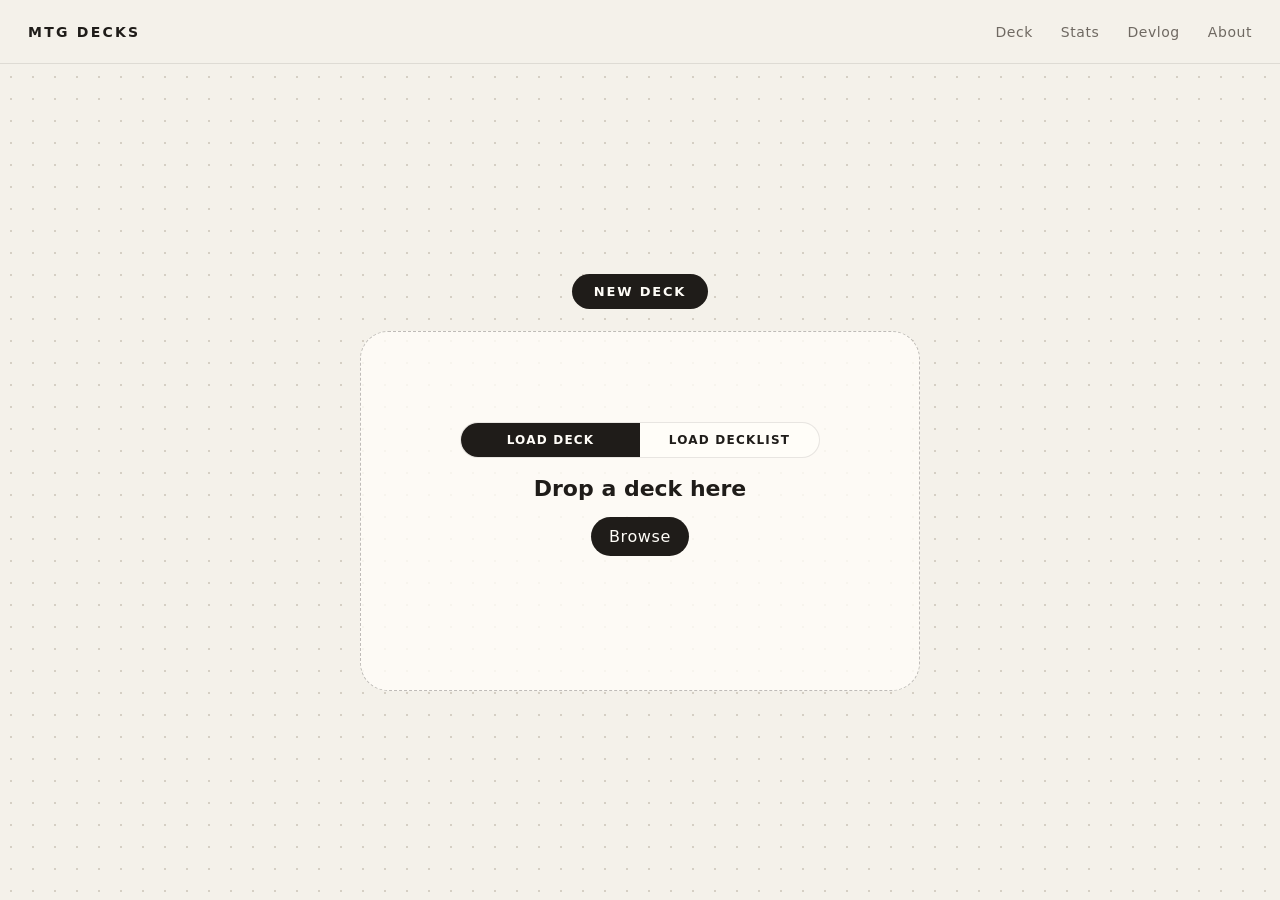
<file: index.html>
<!DOCTYPE html>
<html lang="en">
  <head>
    <meta charset="UTF-8" />
    <meta name="viewport" content="width=device-width, initial-scale=1" />
    <title>MTG Decks</title>
    <link rel="icon" href="favicon.ico" sizes="any" />
    <link rel="icon" type="image/png" sizes="32x32" href="favicon-32x32.png" />
    <link rel="icon" type="image/png" sizes="16x16" href="favicon-16x16.png" />
    <link rel="apple-touch-icon" sizes="180x180" href="apple-touch-icon.png" />
    <link rel="manifest" href="site.webmanifest" />
    <link rel="stylesheet" href="styles.css" />
  </head>
  <body>
    <header class="topbar">
      <a class="brand" href="index.html">MTG DECKS</a>
      <nav class="nav" aria-label="Primary">
        <a href="deck.html">Deck</a>
        <a href="stats.html">Stats</a>
        <a href="devlog.html">Devlog</a>
        <a href="about.html">About</a>
      </nav>
    </header>
    <main class="home">
      <div class="home-stack">
        <button type="button" class="new-deck" id="new-deck">New deck</button>
        <div class="dropbox" id="dropbox">
          <div class="load-toggle" id="load-toggle" role="tablist" aria-label="Import mode">
            <button type="button" class="load-toggle-option is-selected" id="load-deck" role="tab" aria-selected="true">Load deck</button>
            <button type="button" class="load-toggle-option" id="load-decklist" role="tab" aria-selected="false">Load decklist</button>
          </div>
          <div class="dropbox-prompt" id="dropbox-prompt">
            <p class="dropbox-title" id="dropbox-title">Drop a deck here</p>
            <button type="button" class="browse" id="browse">Browse</button>
          </div>
          <div class="progress-ring" id="progress" hidden>
            <svg viewBox="0 0 120 120" aria-hidden="true">
              <circle class="ring-track" cx="60" cy="60" r="52"></circle>
              <circle class="ring-value" id="ring-value" cx="60" cy="60" r="52"></circle>
            </svg>
            <p class="ring-label" id="ring-label" aria-live="polite">0%</p>
          </div>
          <p class="status" id="home-status" role="status"></p>
          <input id="decklist-file" type="file" accept=".json,application/json" hidden />
        </div>
      </div>
    </main>
    <script src="library.js"></script>
    <script src="home.js"></script>
  </body>
</html>
</file>
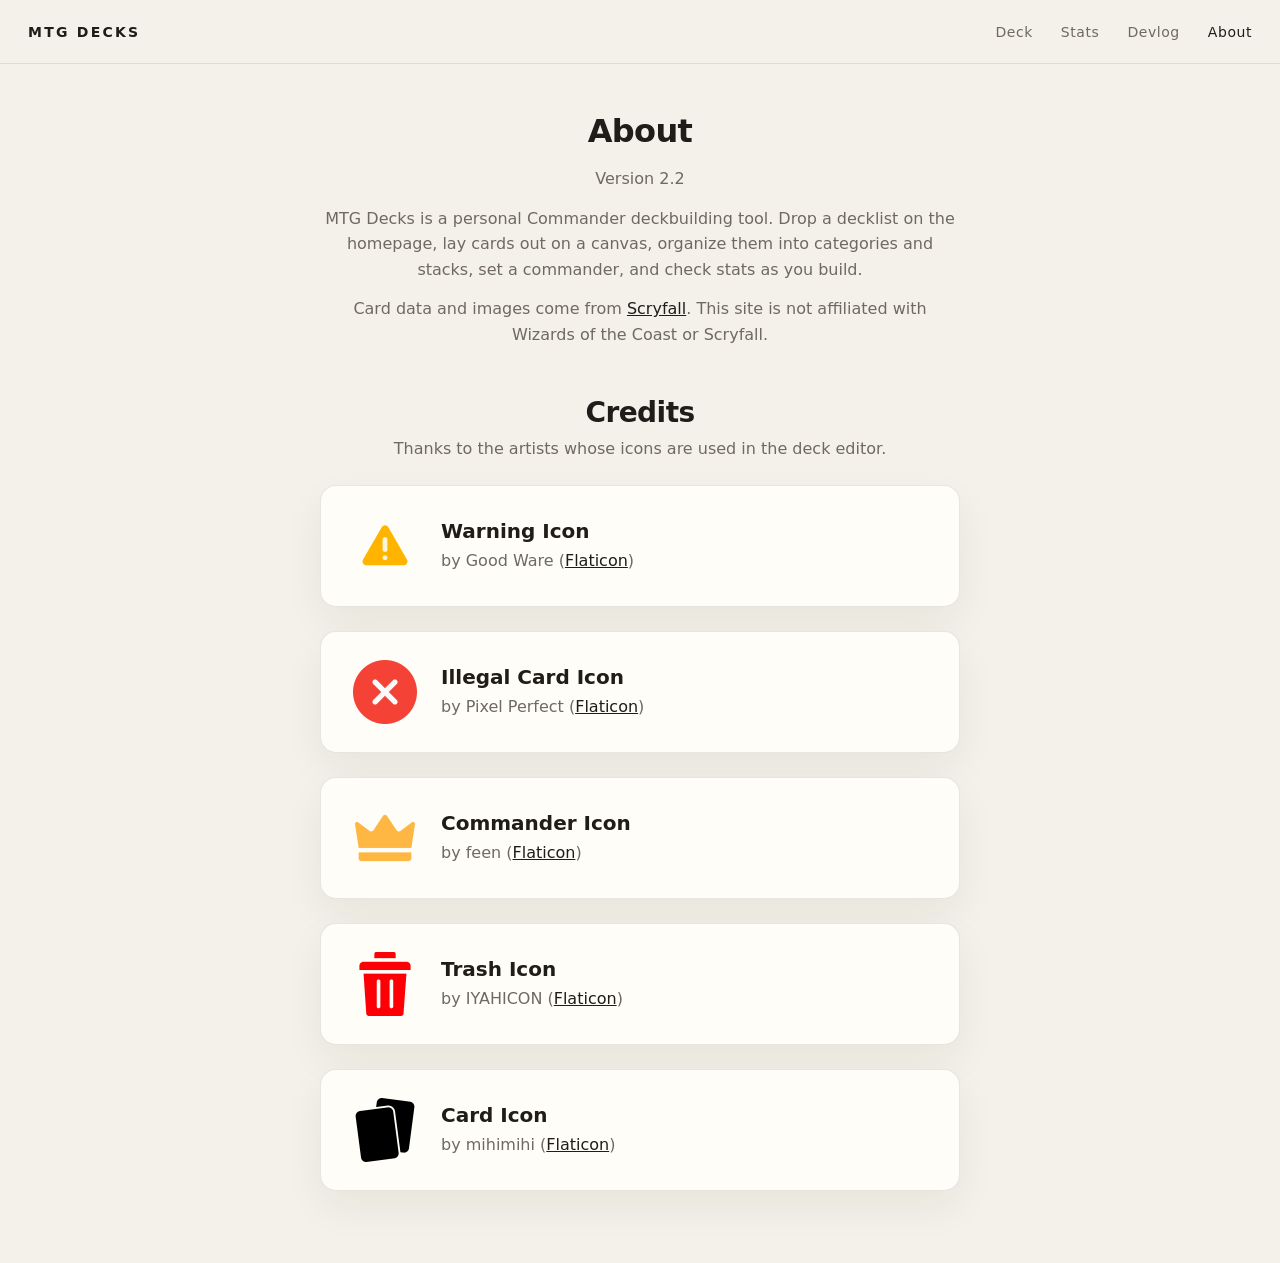
<file: about.html>
<!DOCTYPE html>
<html lang="en">
  <head>
    <meta charset="UTF-8" />
    <meta name="viewport" content="width=device-width, initial-scale=1" />
    <title>About · MTG Decks</title>
    <link rel="icon" href="favicon.ico" sizes="any" />
    <link rel="icon" type="image/png" sizes="32x32" href="favicon-32x32.png" />
    <link rel="icon" type="image/png" sizes="16x16" href="favicon-16x16.png" />
    <link rel="apple-touch-icon" sizes="180x180" href="apple-touch-icon.png" />
    <link rel="manifest" href="site.webmanifest" />
    <link rel="stylesheet" href="styles.css" />
  </head>
  <body class="page-about">
    <header class="topbar">
      <a class="brand" href="index.html">MTG DECKS</a>
      <nav class="nav" aria-label="Primary">
        <a href="deck.html">Deck</a>
        <a href="stats.html">Stats</a>
        <a href="devlog.html">Devlog</a>
        <a href="about.html" aria-current="page">About</a>
      </nav>
    </header>
    <main class="about">
      <section class="about-intro">
        <h1>About</h1>
        <p> Version 2.2 </p>
        <p>
          MTG Decks is a personal Commander deckbuilding tool. Drop a decklist on the
          homepage, lay cards out on a canvas, organize them into categories and stacks,
          set a commander, and check stats as you build.
        </p>
        <p>
          Card data and images come from
          <a href="https://scryfall.com/">Scryfall</a>. This site is not affiliated with
          Wizards of the Coast or Scryfall.
        </p>
      </section>

      <section class="credits" id="credits" aria-labelledby="credits-heading">
        <div class="credits-intro">
          <h2 id="credits-heading">Credits</h2>
          <p>Thanks to the artists whose icons are used in the deck editor.</p>
        </div>
        <article class="credit-card">
          <img src="Icons/warning.png" alt="" />
          <div>
            <h3>Warning Icon</h3>
            <p>
              by Good Ware
              (<a href="https://www.flaticon.com/authors/good-ware">Flaticon</a>)
            </p>
          </div>
        </article>
        <article class="credit-card">
          <img src="Icons/remove.png" alt="" />
          <div>
            <h3>Illegal Card Icon</h3>
            <p>
              by Pixel Perfect
              (<a href="https://www.flaticon.com/authors/pixel-perfect">Flaticon</a>)
            </p>
          </div>
        </article>
        <article class="credit-card">
          <img src="Icons/crown.png" alt="" />
          <div>
            <h3>Commander Icon</h3>
            <p>
              by feen
              (<a href="https://www.flaticon.com/authors/feen">Flaticon</a>)
            </p>
          </div>
        </article>
        <article class="credit-card">
          <img src="Icons/delete.png" alt="" />
          <div>
            <h3>Trash Icon</h3>
            <p>
              by IYAHICON
              (<a href="https://www.flaticon.com/authors/iyahicon">Flaticon</a>)
            </p>
          </div>
        </article>
        <article class="credit-card">
          <img src="Icons/card.png" alt="" />
          <div>
            <h3>Card Icon</h3>
            <p>
              by mihimihi
              (<a href="https://www.flaticon.com/authors/mihimihi">Flaticon</a>)
            </p>
          </div>
        </article>
      </section>
    </main>
  </body>
</html>
</file>
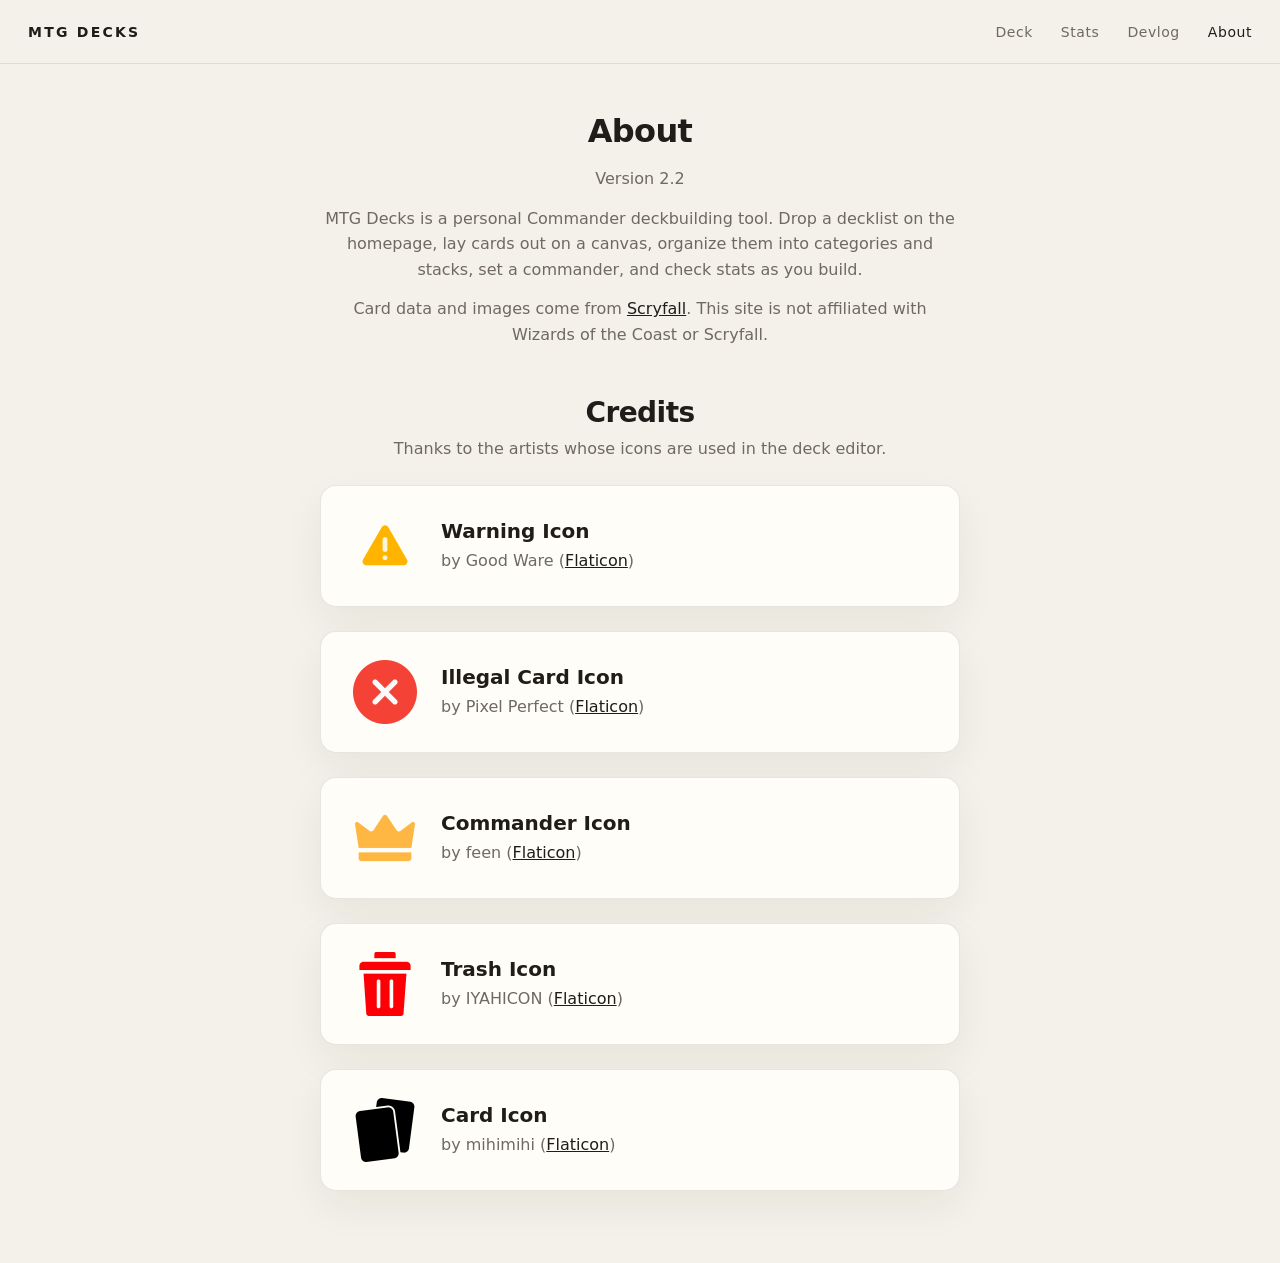
<file: credits.html>
<!DOCTYPE html>
<html lang="en">
  <head>
    <meta charset="UTF-8" />
    <meta name="viewport" content="width=device-width, initial-scale=1" />
    <title>Credits · MTG Decks</title>
    <link rel="icon" href="favicon.ico" sizes="any" />
    <link rel="icon" type="image/png" sizes="32x32" href="favicon-32x32.png" />
    <link rel="icon" type="image/png" sizes="16x16" href="favicon-16x16.png" />
    <link rel="apple-touch-icon" sizes="180x180" href="apple-touch-icon.png" />
    <link rel="manifest" href="site.webmanifest" />
    <meta http-equiv="refresh" content="0; url=about.html#credits" />
    <link rel="canonical" href="about.html#credits" />
  </head>
  <body>
    <p><a href="about.html#credits">Credits have moved to the About page.</a></p>
  </body>
</html>
</file>
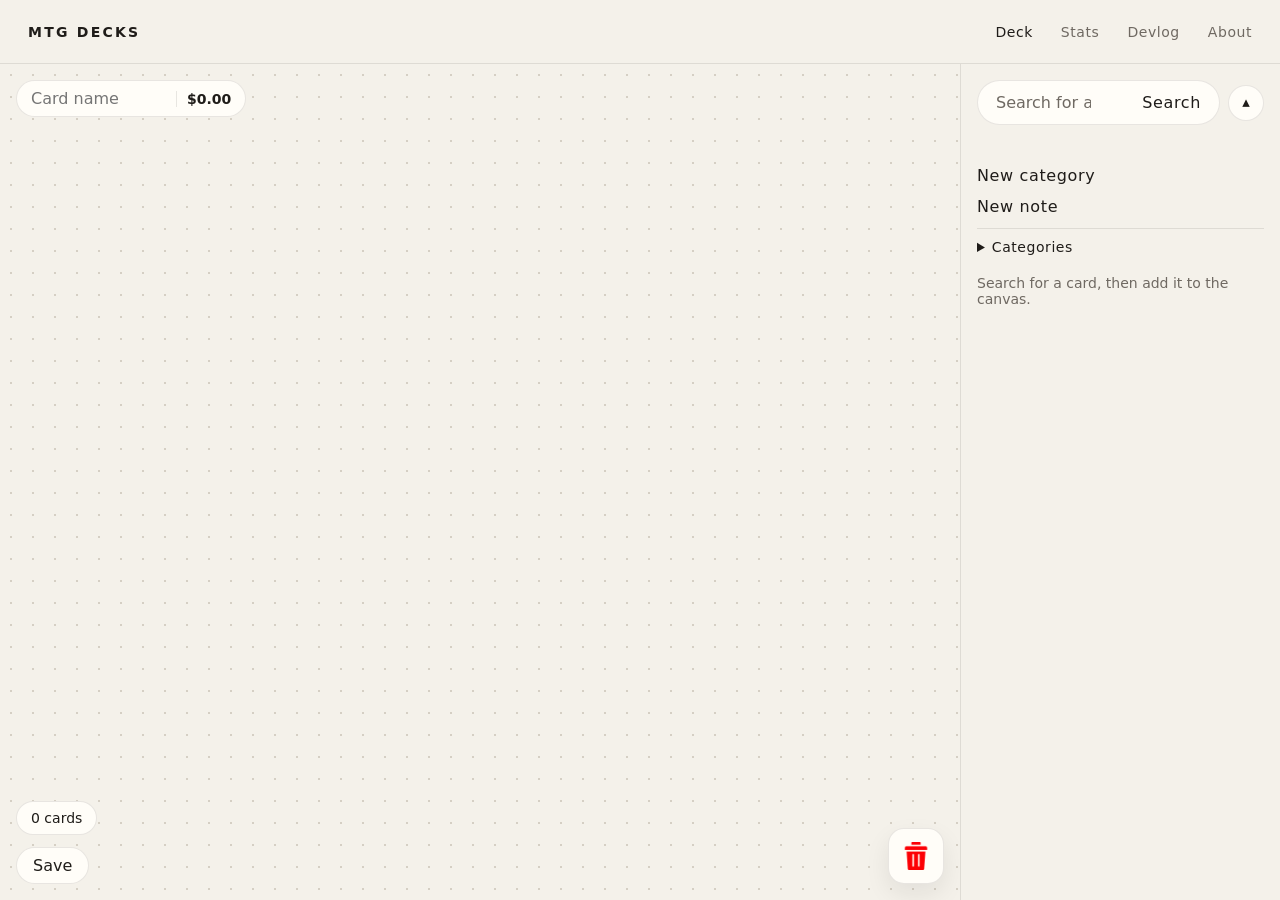
<file: deck.html>
<!DOCTYPE html>
<html lang="en">
  <head>
    <meta charset="UTF-8" />
    <meta name="viewport" content="width=device-width, initial-scale=1" />
    <title>Deck · MTG Decks</title>
    <link rel="icon" href="favicon.ico" sizes="any" />
    <link rel="icon" type="image/png" sizes="32x32" href="favicon-32x32.png" />
    <link rel="icon" type="image/png" sizes="16x16" href="favicon-16x16.png" />
    <link rel="apple-touch-icon" sizes="180x180" href="apple-touch-icon.png" />
    <link rel="manifest" href="site.webmanifest" />
    <link rel="stylesheet" href="styles.css" />
  </head>
  <body class="page-deck">
    <header class="topbar">
      <a class="brand" href="index.html">MTG DECKS</a>
      <nav class="nav" aria-label="Primary">
        <a href="deck.html" aria-current="page">Deck</a>
        <a href="stats.html" id="nav-stats">Stats</a>
        <a href="devlog.html">Devlog</a>
        <a href="about.html">About</a>
      </nav>
    </header>
    <div class="workspace">
      <main class="canvas-viewport" id="viewport" aria-label="Deck canvas">
        <div class="canvas-world" id="world"></div>
        <form class="commander" id="commander-form">
          <input
            id="commander-name"
            type="text"
            placeholder="Card name"
            autocomplete="off"
            aria-label="Commander"
            aria-describedby="commander-status"
            size="12"
          />
          <p class="deck-price" id="deck-price" aria-label="Total deck price $0.00">$0.00</p>
          <p class="commander-status" id="commander-status" role="status"></p>
          <img class="commander-preview" id="commander-preview" alt="" hidden />
        </form>
        <div class="decklist-bar">
          <p class="card-count" id="card-count">0 cards</p>
          <p class="decklist-status" id="decklist-status" role="status"></p>
          <button type="button" class="save-deck" id="save-deck">Save</button>
        </div>
        <div class="trash-can" id="trash-can" aria-label="Trash. Drop cards, categories, stacks, or notes here to delete them.">
          <img src="Icons/delete.png" alt="" draggable="false" />
        </div>
      </main>
      <aside class="sidebar" id="sidebar" aria-label="Card search">
        <div class="sidebar-head">
          <div class="sidebar-search-row">
            <form class="search" id="search-form">
              <input
                id="card-query"
                name="q"
                type="search"
                placeholder="Search for a card"
                aria-label="Card name"
                autocomplete="off"
              />
              <button type="submit">Search</button>
            </form>
            <button type="button" class="sidebar-collapse" id="sidebar-collapse" aria-expanded="true" aria-controls="sidebar" aria-label="Collapse sidebar">▴</button>
          </div>
          <p class="status" id="search-status" role="status"></p>
          <button type="button" class="new-category" id="new-category">New category</button>
          <button type="button" class="new-category" id="new-note">New note</button>
          <details class="category-index">
            <summary>Categories</summary>
            <div class="category-index-scroll">
              <table>
                <tbody id="category-list"></tbody>
              </table>
            </div>
          </details>
        </div>
        <ul class="results" id="results" aria-label="Search results"></ul>
      </aside>
    </div>
    <div class="drag-ghost" id="drag-ghost" hidden></div>
    <img class="hover-preview" id="hover-preview" alt="" hidden />
    <div class="legality-tooltip" id="legality-tooltip" role="tooltip" hidden>
      <img id="legality-tooltip-icon" alt="" />
      <span id="legality-tooltip-text"></span>
    </div>
    <div class="card-menu" id="card-menu" role="menu" hidden>
      <button type="button" role="menuitem" id="menu-delete">Delete card</button>
      <button type="button" role="menuitem" id="menu-details">Card details</button>
      <button type="button" role="menuitem" id="menu-flip">Flip card</button>
      <button type="button" role="menuitem" id="menu-printing">Change printing</button>
      <button type="button" role="menuitem" id="menu-commander">Make commander</button>
      <button type="button" role="menuitem" id="menu-category">Add to category</button>
    </div>
    <div class="category-picker" id="category-picker" hidden>
      <button type="button" class="category-picker-backdrop" id="category-picker-backdrop" aria-label="Close"></button>
      <div class="category-picker-dialog" role="dialog" aria-modal="true" aria-labelledby="category-picker-title" tabindex="-1">
        <h2 id="category-picker-title">Add to category</h2>
        <p class="category-picker-empty" id="category-picker-empty" hidden>No categories yet.</p>
        <div class="category-picker-list" id="category-picker-list"></div>
      </div>
    </div>
    <div class="category-picker" id="printing-picker" hidden>
      <button type="button" class="category-picker-backdrop" id="printing-picker-backdrop" aria-label="Close"></button>
      <div class="category-picker-dialog" role="dialog" aria-modal="true" aria-labelledby="printing-picker-title" tabindex="-1">
        <h2 id="printing-picker-title">Choose printing</h2>
        <p class="printing-picker-status" id="printing-picker-status" role="status"></p>
        <div class="category-picker-list" id="printing-picker-list"></div>
      </div>
    </div>
    <div class="category-picker" id="save-picker" hidden>
      <button type="button" class="category-picker-backdrop" id="save-picker-backdrop" aria-label="Close"></button>
      <div class="category-picker-dialog save-picker-dialog" role="dialog" aria-modal="true" aria-labelledby="save-picker-title" tabindex="-1">
        <h2 id="save-picker-title">Save deck</h2>
        <p class="save-picker-hint">Choose a file format</p>
        <div class="category-picker-list">
          <button type="button" id="save-mtg-decks">
            <span class="save-option-title">MTG Decks</span>
            <span class="save-option-desc">JSON with notes, categories, stacks, and layout</span>
          </button>
          <button type="button" id="save-plain-text">
            <span class="save-option-title">Plain Text</span>
            <span class="save-option-desc">Simple count + name decklist (.txt)</span>
          </button>
        </div>
      </div>
    </div>
    <div class="card-details" id="card-details" hidden>
      <button type="button" class="card-details-backdrop" id="card-details-backdrop" aria-label="Close"></button>
      <div class="card-details-dialog" role="dialog" aria-modal="true" aria-labelledby="card-details-title" tabindex="-1">
        <button type="button" class="card-details-close" id="card-details-close" aria-label="Close card details">×</button>
        <div class="card-details-media">
          <img id="card-details-image" alt="" hidden />
          <p class="card-details-noimage" id="card-details-noimage" hidden>No image available</p>
        </div>
        <div class="card-details-info">
          <h2 id="card-details-title"></h2>
          <p class="card-details-status" id="card-details-status" role="status"></p>
          <div id="card-details-body"></div>
        </div>
      </div>
    </div>
    <script src="library.js"></script>
    <script src="deck.js"></script>
  </body>
</html>
</file>
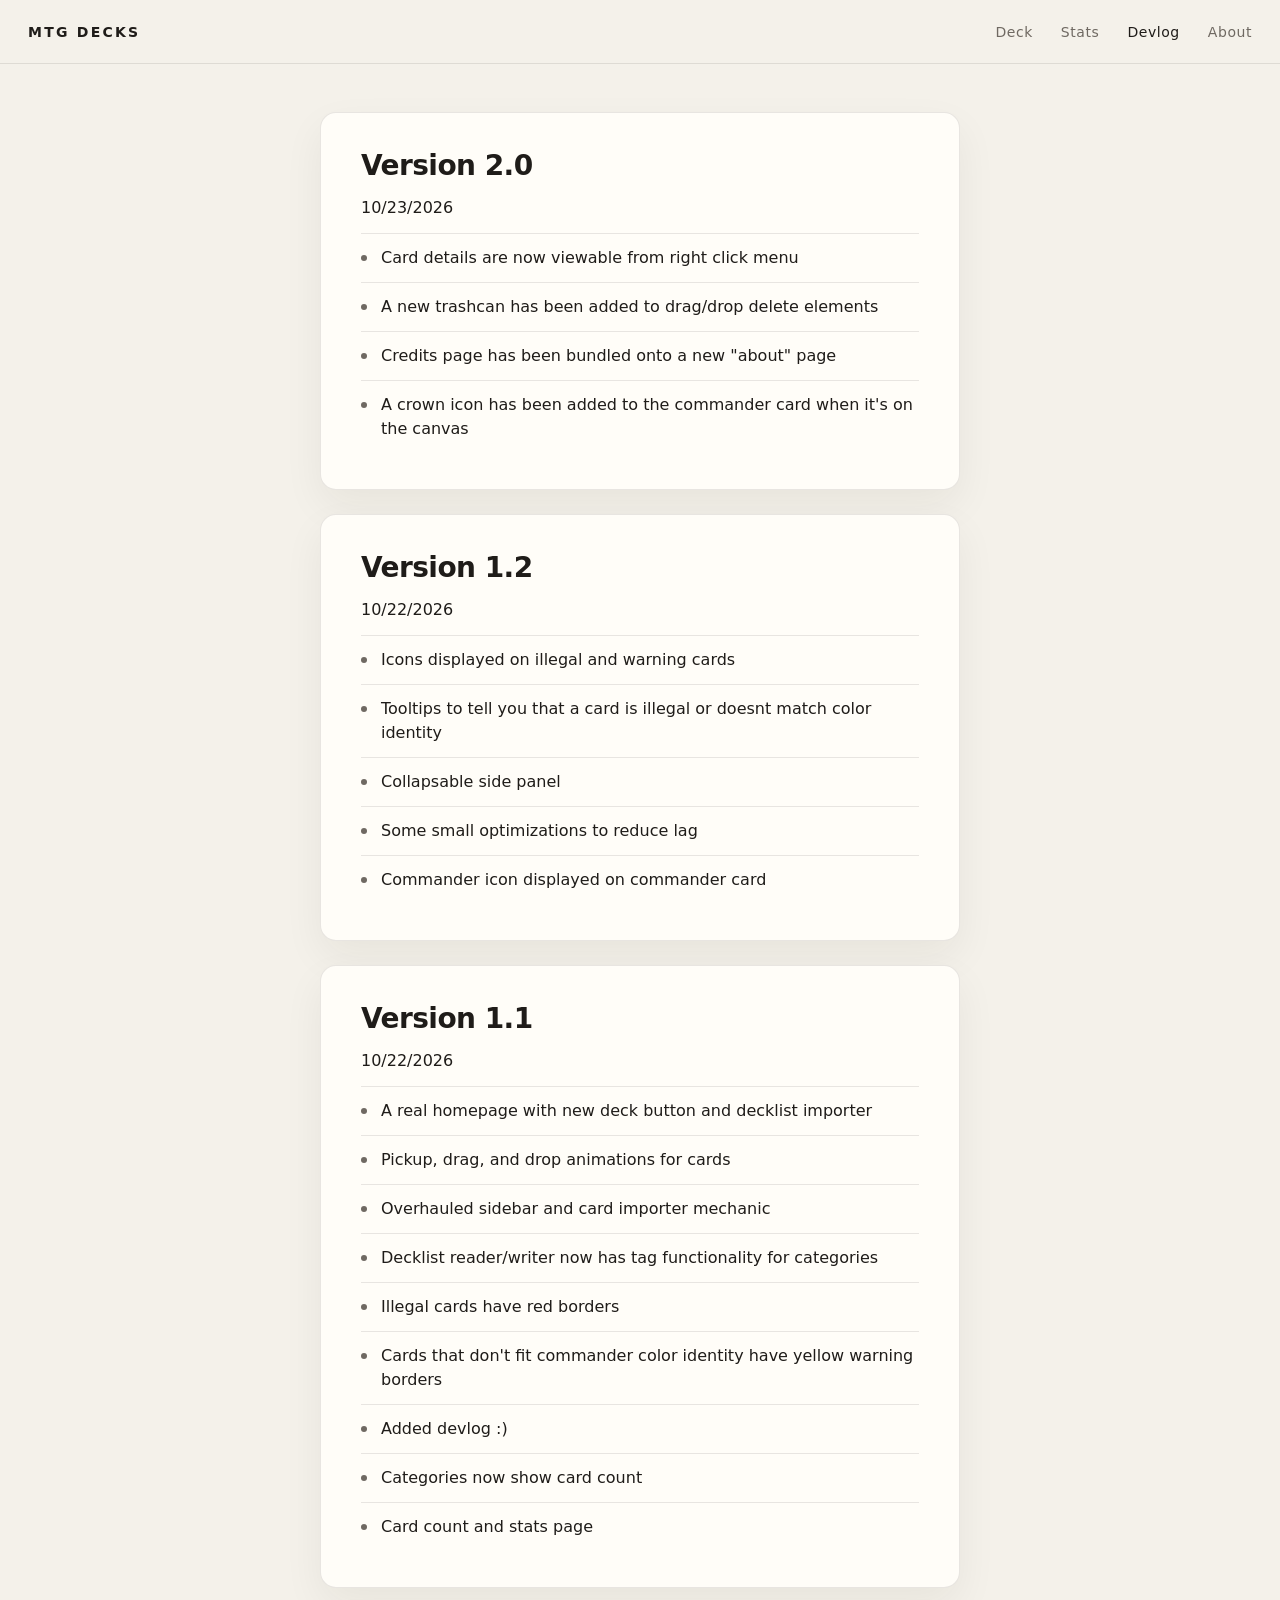
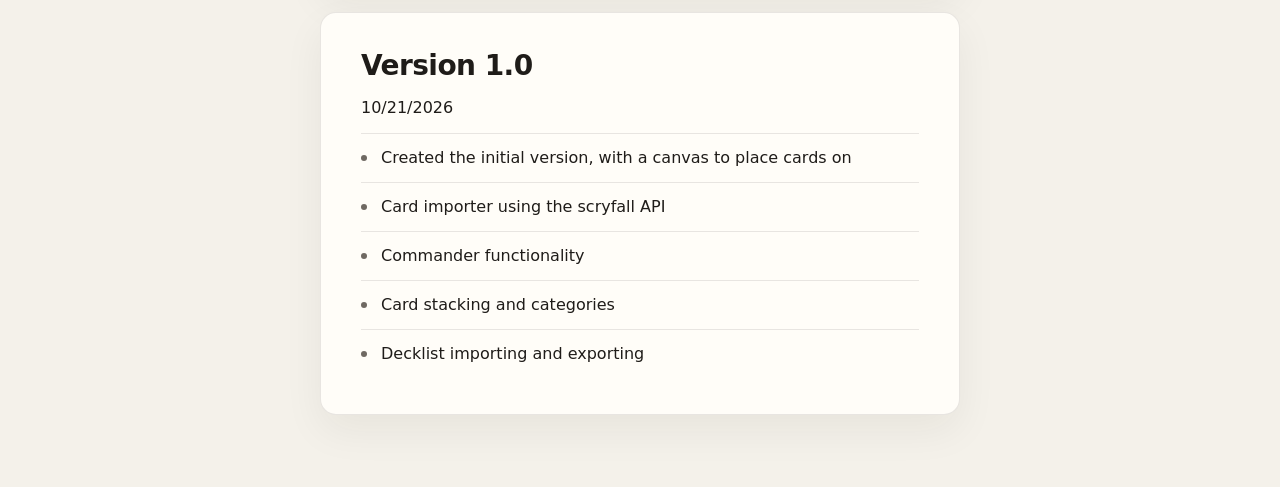
<file: devlog.html>
<!DOCTYPE html>
<html lang="en">
  <head>
    <meta charset="UTF-8" />
    <meta name="viewport" content="width=device-width, initial-scale=1" />
    <title>Devlog · MTG Decks</title>
    <link rel="icon" href="favicon.ico" sizes="any" />
    <link rel="icon" type="image/png" sizes="32x32" href="favicon-32x32.png" />
    <link rel="icon" type="image/png" sizes="16x16" href="favicon-16x16.png" />
    <link rel="apple-touch-icon" sizes="180x180" href="apple-touch-icon.png" />
    <link rel="manifest" href="site.webmanifest" />
    <link rel="stylesheet" href="styles.css" />
  </head>
  <body class="page-devlog">
    <header class="topbar">
      <a class="brand" href="index.html">MTG DECKS</a>
      <nav class="nav" aria-label="Primary">
        <a href="deck.html">Deck</a>
        <a href="stats.html">Stats</a>
        <a href="devlog.html" aria-current="page">Devlog</a>
        <a href="about.html">About</a>
      </nav>
    </header>
    <main class="devlog">
      <article class="devlog-entry">
        <h1>Version 2.0</h1>
        <p>10/23/2026</p>
        <ul>
          <li>Card details are now viewable from right click menu</li>
          <li>A new trashcan has been added to drag/drop delete elements</li>
          <li>Credits page has been bundled onto a new "about" page</li>
          <li>A crown icon has been added to the commander card when it's on the canvas</li>
        </ul>
      </article>
      <article class="devlog-entry">
        <h1>Version 1.2</h1>
        <p>10/22/2026</p>
        <ul>
          <li>Icons displayed on illegal and warning cards</li>
          <li>Tooltips to tell you that a card is illegal or doesnt match color identity</li>
          <li>Collapsable side panel</li>
          <li>Some small optimizations to reduce lag</li>
          <li>Commander icon displayed on commander card</li>
        </ul>
      </article>
      <article class="devlog-entry">
        <h1>Version 1.1</h1>
        <p>10/22/2026</p>
        <ul>
          <li>A real homepage with new deck button and decklist importer</li>
          <li>Pickup, drag, and drop animations for cards</li>
          <li>Overhauled sidebar and card importer mechanic</li>
          <li>Decklist reader/writer now has tag functionality for categories</li>
          <li>Illegal cards have red borders</li>
          <li>Cards that don't fit commander color identity have yellow warning borders</li>
          <li>Added devlog :)</li>
          <li>Categories now show card count</li>
          <li>Card count and stats page</li>
        </ul>
      </article>
      <article class="devlog-entry">
        <h1>Version 1.0</h1>
        <p>10/21/2026</p>
        <ul>
          <li>Created the initial version, with a canvas to place cards on</li>
          <li>Card importer using the scryfall API</li>
          <li>Commander functionality</li>
          <li>Card stacking and categories</li>
          <li>Decklist importing and exporting</li>
        </ul>
      </article>
    </main>
  </body>
</html>
</file>
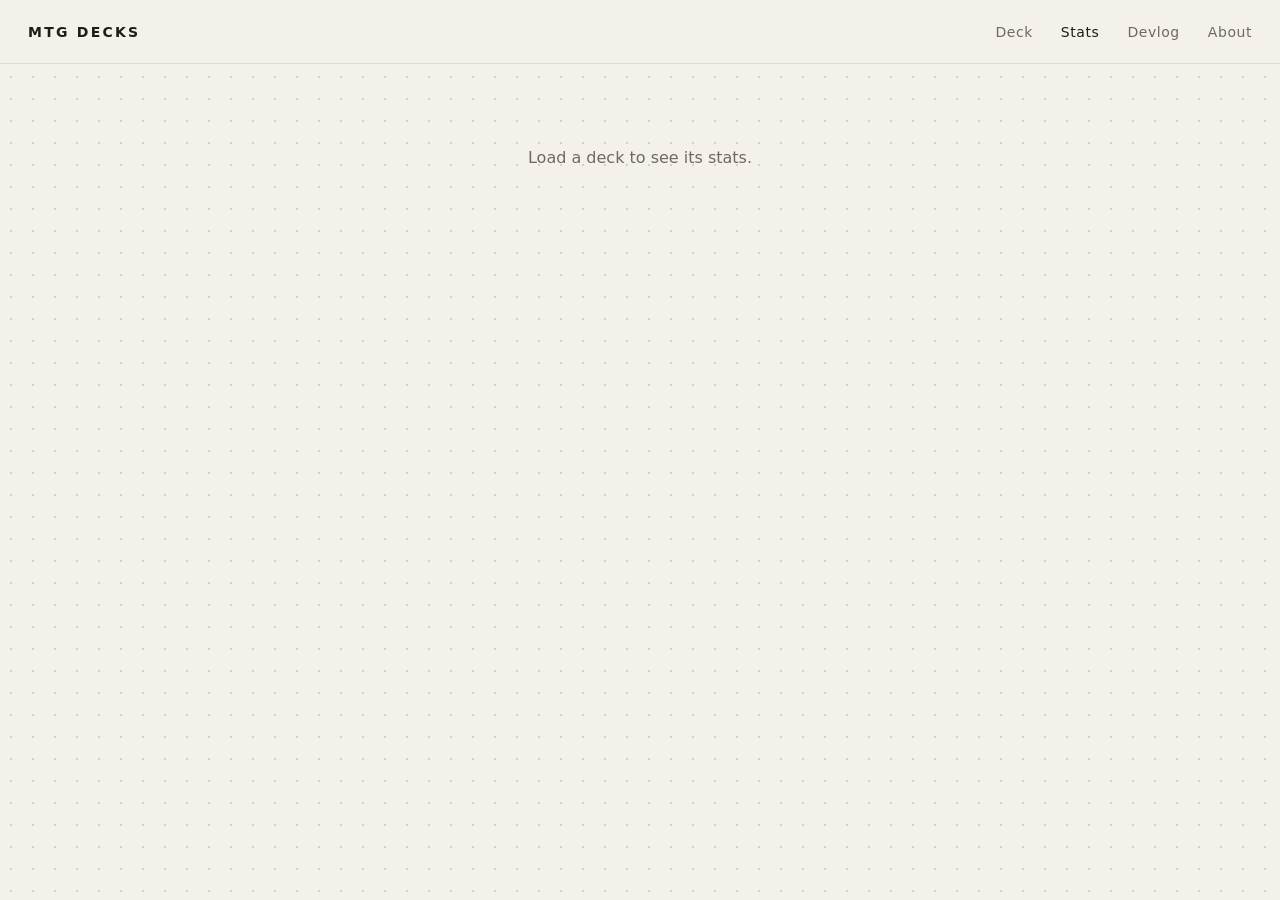
<file: stats.html>
<!DOCTYPE html>
<html lang="en">
  <head>
    <meta charset="UTF-8" />
    <meta name="viewport" content="width=device-width, initial-scale=1" />
    <title>Stats · MTG Decks</title>
    <link rel="icon" href="favicon.ico" sizes="any" />
    <link rel="icon" type="image/png" sizes="32x32" href="favicon-32x32.png" />
    <link rel="icon" type="image/png" sizes="16x16" href="favicon-16x16.png" />
    <link rel="apple-touch-icon" sizes="180x180" href="apple-touch-icon.png" />
    <link rel="manifest" href="site.webmanifest" />
    <link rel="stylesheet" href="styles.css" />
  </head>
  <body>
    <header class="topbar">
      <a class="brand" href="index.html">MTG DECKS</a>
      <nav class="nav" aria-label="Primary">
        <a href="deck.html">Deck</a>
        <a href="stats.html" aria-current="page">Stats</a>
        <a href="devlog.html">Devlog</a>
        <a href="about.html">About</a>
      </nav>
    </header>
    <main class="stats">
      <p class="stats-empty" id="stats-empty" hidden>Load a deck to see its stats.</p>
      <div id="stats-body" hidden>
        <p class="stats-count" id="stats-count"></p>
        <section class="stats-panel">
          <h2>Card types</h2>
          <div class="bars" id="type-bars"></div>
        </section>
        <section class="stats-panel">
          <h2>Card colors</h2>
          <div class="color-layout">
            <div class="color-chart" id="color-chart"></div>
            <ul class="legend" id="color-legend"></ul>
          </div>
        </section>
        <section class="stats-panel">
          <h2>Commander color identity</h2>
          <p class="commander-stat" id="commander-name"></p>
          <div class="identity" id="identity"></div>
        </section>
      </div>
    </main>
    <script src="library.js"></script>
    <script src="stats.js"></script>
  </body>
</html>
</file>
<file: styles.css>
:root {
  --bg: #f4f1ea;
  --ink: #1f1c19;
  --muted: #6f6962;
  --dot: #d5cfc4;
  --line: rgba(31, 28, 25, 0.1);
}

* {
  box-sizing: border-box;
}

html,
body {
  margin: 0;
  min-height: 100%;
}

body {
  min-height: 100vh;
  color: var(--ink);
  font-family: "Avenir Next", "Segoe UI", system-ui, sans-serif;
  background-color: var(--bg);
  background-image: radial-gradient(circle, var(--dot) 1px, transparent 1px);
  background-size: 22px 22px;
}

.topbar {
  display: flex;
  align-items: center;
  justify-content: space-between;
  height: 64px;
  padding: 0 28px;
  border-bottom: 1px solid var(--line);
  background-color: var(--bg);
}

.brand {
  color: inherit;
  font-size: 14px;
  font-weight: 600;
  letter-spacing: 0.16em;
  text-decoration: none;
}

.nav {
  display: flex;
  gap: 28px;
}

.nav a,
.nav button {
  border: 0;
  padding: 0;
  color: var(--muted);
  font: inherit;
  font-size: 14px;
  letter-spacing: 0.04em;
  text-decoration: none;
  background: transparent;
  cursor: pointer;
}

.nav a:hover,
.nav button:hover,
.nav a[aria-current="page"] {
  color: var(--ink);
}

.brand:focus-visible,
.nav a:focus-visible,
.nav button:focus-visible {
  outline: 2px solid var(--ink);
  outline-offset: 4px;
}

main {
  min-height: calc(100vh - 64px);
}

.lookup {
  display: flex;
  flex-direction: column;
  align-items: center;
  gap: 20px;
  padding: 48px 24px 72px;
}

.search {
  display: flex;
  width: min(440px, 100%);
  border: 1px solid var(--line);
  border-radius: 999px;
  background: #fffdf8;
}

.search:focus-within {
  outline: 2px solid var(--ink);
  outline-offset: 3px;
}

.search input {
  flex: 1;
  min-width: 0;
  border: 0;
  padding: 12px 18px;
  color: inherit;
  font: inherit;
  background: transparent;
}

.search input:focus {
  outline: none;
}

.search input::placeholder {
  color: var(--muted);
}

.search button {
  border: 0;
  padding: 12px 18px;
  color: var(--ink);
  font: inherit;
  letter-spacing: 0.04em;
  background: transparent;
  cursor: pointer;
}

.search button:hover {
  color: var(--muted);
}

.status {
  min-height: 1.2em;
  margin: 0;
  color: var(--muted);
  font-size: 14px;
}

.status.is-error {
  color: #8a3b32;
}

.card-display {
  margin: 0;
  text-align: center;
}

.card-display img {
  display: block;
  width: min(360px, 100%);
  height: auto;
  border-radius: 4.8%;
  box-shadow: 0 16px 40px rgba(31, 28, 25, 0.16);
}

.flip {
  display: block;
  margin: 16px auto 0;
  border: 1px solid var(--line);
  border-radius: 999px;
  padding: 8px 18px;
  color: var(--ink);
  font: inherit;
  letter-spacing: 0.04em;
  background: #fffdf8;
  cursor: pointer;
}

.flip:hover {
  color: var(--muted);
}

.flip:focus-visible {
  outline: 2px solid var(--ink);
  outline-offset: 3px;
}

.flip[hidden] {
  display: none;
}

.card-display figcaption {
  margin-top: 16px;
  font-size: 14px;
  letter-spacing: 0.03em;
}

.card-set {
  display: block;
  margin-top: 4px;
  color: var(--muted);
}

body.page-devlog {
  background-image: none;
}

.devlog {
  display: grid;
  place-items: center;
  gap: 24px;
  padding: 48px 20px 72px;
}

.devlog-entry {
  width: min(640px, 100%);
  padding: 36px 40px;
  border: 1px solid var(--line);
  border-radius: 16px;
  background: #fffdf8;
  box-shadow: 0 16px 40px rgba(31, 28, 25, 0.06);
}

.devlog-entry h1 {
  margin: 0 0 12px;
  font-size: 28px;
  font-weight: 600;
  letter-spacing: -0.02em;
}

.devlog-entry ul {
  margin: 0;
  padding: 0;
  list-style: none;
}

.devlog-entry li {
  position: relative;
  padding: 12px 0 12px 20px;
  border-top: 1px solid var(--line);
  line-height: 1.5;
}

.devlog-entry li::before {
  content: "";
  position: absolute;
  top: 21px;
  left: 0;
  width: 6px;
  height: 6px;
  border-radius: 50%;
  background: var(--muted);
}

@media (max-width: 640px) {
  .devlog-entry {
    padding: 28px 24px;
  }
}

body.page-about {
  background-image: none;
}

.about {
  display: grid;
  place-items: center;
  gap: 48px;
  padding: 48px 20px 72px;
}

.about-intro {
  width: min(640px, 100%);
  text-align: center;
}

.about-intro h1 {
  margin: 0 0 16px;
  font-size: 32px;
  font-weight: 600;
  letter-spacing: -0.02em;
}

.about-intro p {
  margin: 0 0 14px;
  color: var(--muted);
  line-height: 1.6;
}

.about-intro p:last-child {
  margin-bottom: 0;
}

.about-intro a {
  color: var(--ink);
}

.credits {
  display: grid;
  place-items: center;
  gap: 24px;
  width: min(640px, 100%);
}

.credits-intro {
  width: 100%;
  text-align: center;
}

.credits-intro h1,
.credits-intro h2 {
  margin: 0 0 8px;
  font-size: 28px;
  font-weight: 600;
  letter-spacing: -0.02em;
}

.credits-intro p {
  margin: 0;
  color: var(--muted);
  line-height: 1.5;
}

.credit-card {
  display: flex;
  align-items: center;
  gap: 24px;
  width: 100%;
  padding: 28px 32px;
  border: 1px solid var(--line);
  border-radius: 16px;
  background: #fffdf8;
  box-shadow: 0 16px 40px rgba(31, 28, 25, 0.06);
}

.credit-card img {
  width: 64px;
  height: 64px;
  flex-shrink: 0;
  object-fit: contain;
}

.credit-card h2,
.credit-card h3 {
  margin: 0 0 6px;
  font-size: 20px;
  font-weight: 600;
}

.credit-card p {
  margin: 0;
  color: var(--muted);
  line-height: 1.5;
}

.credit-card a {
  color: var(--ink);
}

@media (max-width: 640px) {
  .credit-card {
    padding: 24px;
  }
}

body.page-deck {
  display: flex;
  flex-direction: column;
  height: 100vh;
  overflow: hidden;
  background-image: none;
}

body.page-deck .topbar {
  flex-shrink: 0;
}

body.page-deck main {
  min-height: 0;
}

.workspace {
  position: relative;
  display: flex;
  flex: 1;
  min-height: 0;
}

.canvas-viewport {
  position: relative;
  flex: 1;
  min-width: 0;
  overflow: hidden;
  cursor: grab;
  touch-action: none;
  background-color: var(--bg);
  background-image: radial-gradient(circle, var(--dot) 1px, transparent 1px);
  background-size: 22px 22px;
}

.canvas-viewport.is-panning {
  cursor: grabbing;
}

.canvas-world {
  position: absolute;
  inset: 0;
}

.free-card.is-illegal,
.free-card.is-off-color {
  border-radius: 10px;
}

.free-card.is-illegal {
  box-shadow: 0 0 0 3px #c23b2e;
}

.free-card.is-off-color {
  box-shadow: 0 0 0 3px #d9a400;
}

.free-card.is-illegal::after,
.free-card.is-off-color::after {
  content: "";
  position: absolute;
  inset: 0;
  border-radius: 10px;
  pointer-events: none;
}

.free-card.is-illegal::after {
  background: rgba(194, 59, 46, 0.3);
}

.free-card.is-off-color::after {
  background: rgba(217, 164, 0, 0.32);
}

.free-card.is-illegal::before,
.free-card.is-off-color::before {
  content: "";
  position: absolute;
  z-index: 2;
  top: 50%;
  left: 50%;
  width: 64px;
  height: 64px;
  transform: translate(-50%, -50%);
  background-position: center;
  background-repeat: no-repeat;
  background-size: contain;
  pointer-events: none;
  filter: drop-shadow(0 2px 5px rgba(31, 28, 25, 0.45))
    drop-shadow(0 0 5px rgba(255, 253, 248, 0.85));
}

.free-card.is-illegal::before {
  background-image: url("Icons/remove.png");
}

.free-card.is-off-color::before {
  background-image: url("Icons/warning.png");
}

.category-card.is-illegal,
.category-card.is-off-color {
  border-radius: 8px;
}

.category-card.is-illegal {
  box-shadow: 0 0 0 2px #c23b2e;
  background: rgba(194, 59, 46, 0.18);
  color: #8a2b20;
}

.category-card.is-off-color {
  box-shadow: 0 0 0 2px #d9a400;
  background: rgba(217, 164, 0, 0.18);
  color: #7a5a00;
}

.commander.is-illegal {
  border-color: #c23b2e;
  box-shadow: 0 0 0 2px #c23b2e;
}

.free-card {
  position: absolute;
  z-index: 2;
  width: 200px;
  cursor: grab;
  user-select: none;
}

.free-card img,
.drag-ghost img {
  display: block;
  width: 100%;
  height: auto;
  border-radius: 4.8%;
  box-shadow: 0 16px 40px rgba(31, 28, 25, 0.16);
}

.free-card,
.stack,
.drag-ghost {
  transform-origin: 50% 40%;
  transition: transform 0.18s cubic-bezier(0.2, 0.85, 0.2, 1.2);
}

.free-card.is-dragging,
.stack.is-dragging {
  z-index: 2000 !important;
  cursor: grabbing;
  transition: none;
}

.drag-ghost.is-juicy {
  transition: none;
}

.free-card.is-dragging img,
.stack.is-dragging img,
.drag-ghost.is-juicy img {
  box-shadow: 0 26px 36px rgba(31, 28, 25, 0.3);
}

.free-card .commander-crown {
  position: absolute;
  z-index: 3;
  top: -30px;
  left: 50%;
  width: 46px;
  height: 46px;
  transform: translateX(-50%);
  background: url("Icons/crown.png") center / contain no-repeat;
  filter: drop-shadow(0 2px 4px rgba(31, 28, 25, 0.35));
}

.stack {
  position: absolute;
  z-index: 2;
  width: 200px;
}

.stack.is-drop-target,
.free-card.is-drop-target {
  outline: 2px solid var(--ink);
  outline-offset: 4px;
}

.free-card-name {
  margin: 0;
  padding: 16px;
  border-radius: 12px;
  background: #fffdf8;
}

.category {
  position: absolute;
  z-index: 1;
  width: 240px;
  min-height: 112px;
  padding: 12px;
  border: 1px solid var(--line);
  border-radius: 16px;
  background: #fffdf8;
  cursor: grab;
  user-select: none;
}

.category.is-dragging {
  z-index: 900;
  cursor: grabbing;
}

.note {
  position: absolute;
  z-index: 30;
  width: 220px;
  padding: 10px 12px 12px;
  border: 1px solid var(--line);
  border-radius: 14px;
  background: #fffdf8;
  box-shadow: 0 10px 24px rgba(31, 28, 25, 0.08);
  cursor: grab;
}

.note.is-collapsed {
  padding-bottom: 10px;
}

.note.is-dragging {
  z-index: 2000;
  cursor: grabbing;
}

.note-bar {
  display: flex;
  align-items: center;
  gap: 8px;
}

.note-title {
  flex: 1;
  width: auto;
  min-width: 0;
  border: 0;
  padding: 0;
  color: inherit;
  font: inherit;
  font-weight: 600;
  background: transparent;
  cursor: text;
}

.note-title:focus,
.note-body:focus {
  outline: none;
}

.note-collapse,
.note-delete {
  flex-shrink: 0;
  border: 0;
  padding: 0 2px;
  color: var(--muted);
  font: inherit;
  line-height: 1;
  background: transparent;
  cursor: pointer;
}

.note-delete {
  font-size: 18px;
}

.note-body {
  display: block;
  width: 100%;
  min-height: 72px;
  margin-top: 8px;
  border: 0;
  padding: 0;
  resize: vertical;
  color: inherit;
  font: inherit;
  font-size: 14px;
  line-height: 1.4;
  background: transparent;
  cursor: text;
}

.note-body[hidden] {
  display: none;
}

.category.is-drop-target {
  border-color: var(--ink);
}

.category-bar {
  display: flex;
  align-items: center;
  gap: 8px;
}

.grip {
  color: var(--muted);
  letter-spacing: -0.12em;
}

.category-name {
  flex: 1;
  width: auto;
  min-width: 0;
  border: 0;
  padding: 0;
  color: inherit;
  font: inherit;
  font-weight: 600;
  background: transparent;
  cursor: text;
  user-select: text;
}

.category-name:focus {
  outline: none;
}

.category-count {
  flex-shrink: 0;
  color: var(--muted);
  font-size: 12px;
  white-space: nowrap;
}

.category-display {
  flex-shrink: 0;
  border: 1px solid var(--line);
  border-radius: 999px;
  padding: 2px 8px;
  color: var(--muted);
  font: inherit;
  font-size: 12px;
  background: transparent;
  cursor: pointer;
}

.category-display[aria-pressed="true"] {
  color: var(--ink);
  border-color: var(--ink);
}

.category-stack {
  position: relative;
  width: 200px;
  margin-top: 10px;
}

.in-category-stack {
  cursor: grab;
}

.in-category-stack.is-lifted {
  visibility: hidden;
}

.category-cards {
  margin: 10px 0 0;
  padding: 0;
  list-style: none;
}

.category-card,
.category-hint {
  padding: 8px 0;
  border-top: 1px solid var(--line);
  font-size: 14px;
}

.category-card {
  cursor: grab;
}

.category-card.is-lifted {
  display: none;
}

.category-hint {
  color: var(--muted);
}

.sidebar-search-row {
  display: flex;
  align-items: center;
  gap: 8px;
}

.sidebar-search-row .search {
  flex: 1;
  min-width: 0;
}

.sidebar-collapse {
  flex-shrink: 0;
  width: 36px;
  height: 36px;
  border: 1px solid var(--line);
  border-radius: 999px;
  padding: 0;
  color: var(--ink);
  font: inherit;
  font-size: 15px;
  line-height: 1;
  background: #fffdf8;
  cursor: pointer;
}

.sidebar-collapse:hover {
  color: var(--muted);
}

.sidebar.is-collapsed {
  position: absolute;
  z-index: 2600;
  top: 16px;
  right: 16px;
  width: min(320px, calc(100% - 32px));
  min-height: 0;
  border-left: 0;
  background: transparent;
}

.sidebar.is-collapsed .sidebar-head {
  padding: 0;
}

.sidebar.is-collapsed .sidebar-head > :not(.sidebar-search-row),
.sidebar.is-collapsed .results {
  display: none;
}

.sidebar {
  display: flex;
  flex-direction: column;
  width: 320px;
  min-height: 0;
  border-left: 1px solid var(--line);
  background: var(--bg);
}

.sidebar-head {
  display: flex;
  flex-direction: column;
  gap: 12px;
  padding: 16px 16px 8px;
}

.sidebar .search {
  width: 100%;
}

.new-category {
  align-self: flex-start;
  border: 0;
  padding: 0;
  color: var(--ink);
  font: inherit;
  letter-spacing: 0.04em;
  background: transparent;
  cursor: pointer;
}

.new-category:hover {
  color: var(--muted);
}

.category-index {
  border-top: 1px solid var(--line);
  padding-top: 10px;
}

.category-index summary {
  cursor: pointer;
  font-size: 14px;
  letter-spacing: 0.04em;
}

.category-index-scroll {
  max-height: 180px;
  overflow: auto;
}

.category-index table {
  width: 100%;
  border-collapse: collapse;
}

.category-jump {
  width: 100%;
  border: 0;
  border-bottom: 1px solid var(--line);
  padding: 8px 0;
  color: inherit;
  font: inherit;
  text-align: left;
  background: transparent;
  cursor: pointer;
}

.category-jump:hover {
  color: var(--muted);
}

.category-index-empty {
  padding: 8px 0;
  color: var(--muted);
  font-size: 14px;
}

.commander {
  position: absolute;
  z-index: 8;
  top: 16px;
  left: 16px;
  display: flex;
  align-items: center;
  gap: 8px;
  padding: 8px 14px;
  border: 1px solid var(--line);
  border-radius: 999px;
  background: #fffdf8;
}

.commander.can-drag {
  cursor: grab;
}

.commander input {
  width: auto;
  max-width: min(48ch, 50vw);
  border: 0;
  padding: 0;
  color: inherit;
  font: inherit;
  background: transparent;
  cursor: text;
}

.deck-price {
  margin: 0 0 0 2px;
  padding-left: 10px;
  border-left: 1px solid var(--line);
  color: var(--ink);
  font-size: 14px;
  font-weight: 600;
  font-variant-numeric: tabular-nums;
  white-space: nowrap;
}

.commander input:focus {
  outline: none;
}

.commander-status {
  position: absolute;
  top: calc(100% + 6px);
  left: 14px;
  margin: 0;
  color: var(--muted);
  font-size: 13px;
}

.commander-status.is-error {
  color: #8a3b32;
}

.commander-preview {
  position: absolute;
  top: calc(100% + 10px);
  left: 0;
  display: none;
  width: 200px;
  height: auto;
  border-radius: 4.8%;
  box-shadow: 0 16px 40px rgba(31, 28, 25, 0.16);
  pointer-events: none;
}

.commander-preview[hidden] {
  display: none;
}

.commander:hover .commander-preview:not([hidden]),
.commander:focus-within .commander-preview:not([hidden]) {
  display: block;
}

.commander.is-drop-target {
  z-index: 2500;
  outline: 2px solid var(--ink);
  outline-offset: 3px;
}

.decklist-bar {
  position: absolute;
  z-index: 8;
  bottom: 16px;
  left: 16px;
  display: flex;
  flex-direction: column;
  align-items: flex-start;
  gap: 6px;
}

.trash-can {
  position: absolute;
  z-index: 8;
  right: 16px;
  bottom: 16px;
  display: grid;
  place-items: center;
  width: 56px;
  height: 56px;
  border: 1px solid var(--line);
  border-radius: 16px;
  background: #fffdf8;
  box-shadow: 0 10px 24px rgba(31, 28, 25, 0.08);
  transition: transform 0.16s ease, box-shadow 0.16s ease, border-color 0.16s ease, background 0.16s ease;
}

.trash-can img {
  width: 28px;
  height: 28px;
  object-fit: contain;
  pointer-events: none;
}

.trash-can.is-drop-target {
  z-index: 2500;
  border-color: #c23b2e;
  background: #fff5f3;
  box-shadow: 0 0 0 3px rgba(194, 59, 46, 0.28), 0 14px 28px rgba(31, 28, 25, 0.14);
  transform: scale(1.08);
}

.save-deck {
  border: 1px solid var(--line);
  border-radius: 999px;
  padding: 8px 16px;
  color: var(--ink);
  font: inherit;
  background: #fffdf8;
  cursor: pointer;
}

.card-count {
  margin: 0;
  padding: 8px 14px;
  border: 1px solid var(--line);
  border-radius: 999px;
  background: #fffdf8;
  font-size: 14px;
}

.decklist-status {
  margin: 0;
  max-width: 280px;
  color: var(--muted);
  font-size: 13px;
}

.decklist-status.is-error {
  color: #8a3b32;
}

.card-menu {
  position: fixed;
  z-index: 4000;
  display: flex;
  flex-direction: column;
  min-width: 168px;
  padding: 6px;
  border: 1px solid var(--line);
  border-radius: 12px;
  background: #fffdf8;
  box-shadow: 0 16px 40px rgba(31, 28, 25, 0.16);
}

.card-menu[hidden] {
  display: none;
}

.card-menu button {
  border: 0;
  border-radius: 8px;
  padding: 8px 10px;
  color: var(--ink);
  font: inherit;
  font-size: 14px;
  text-align: left;
  background: transparent;
  cursor: pointer;
}

.card-menu button:hover,
.card-menu button:focus-visible {
  background: rgba(31, 28, 25, 0.06);
}

.card-menu button:disabled {
  color: var(--muted);
  cursor: default;
  background: transparent;
}

#menu-delete {
  color: #c23b2e;
}

#menu-delete:disabled {
  color: #c23b2e;
  opacity: 0.5;
}

.printing-picker-status {
  margin: 12px 0 0;
  color: var(--muted);
  font-size: 14px;
}

.printing-picker-status:empty {
  display: none;
}

.category-picker-list button.is-current {
  border-color: var(--ink);
  font-weight: 600;
}

.category-picker {
  position: fixed;
  inset: 0;
  z-index: 5000;
  display: grid;
  place-items: center;
  padding: 24px;
}

.category-picker[hidden] {
  display: none;
}

.category-picker-backdrop {
  position: absolute;
  inset: 0;
  border: 0;
  padding: 0;
  background: rgba(31, 28, 25, 0.32);
  cursor: pointer;
}

.category-picker-dialog {
  position: relative;
  width: min(320px, 100%);
  max-height: min(420px, 100%);
  overflow: auto;
  padding: 18px;
  border-radius: 16px;
  background: #fffdf8;
  box-shadow: 0 16px 40px rgba(31, 28, 25, 0.16);
}

.category-picker-dialog h2 {
  margin: 0;
  font-size: 16px;
}

.category-picker-empty {
  margin: 12px 0 0;
  color: var(--muted);
  font-size: 14px;
}

.category-picker-list {
  display: flex;
  flex-direction: column;
  align-items: stretch;
  gap: 8px;
  margin-top: 14px;
}

.category-picker-list button {
  display: block;
  width: 100%;
  border: 1px solid var(--line);
  border-radius: 10px;
  padding: 10px 12px;
  color: var(--ink);
  font: inherit;
  font-size: 14px;
  text-align: left;
  background: #fff;
  cursor: pointer;
}

.category-picker-list button:hover,
.category-picker-list button:focus-visible {
  border-color: var(--ink);
  outline: none;
}

.card-details {
  position: fixed;
  inset: 0;
  z-index: 6000;
  display: grid;
  place-items: center;
  padding: 24px;
}

.card-details[hidden] {
  display: none;
}

.card-details-backdrop {
  position: absolute;
  inset: 0;
  border: 0;
  padding: 0;
  background: rgba(31, 28, 25, 0.45);
  cursor: pointer;
}

.card-details-dialog {
  position: relative;
  display: grid;
  grid-template-columns: minmax(240px, 340px) minmax(260px, 1fr);
  width: min(880px, 100%);
  max-height: calc(100vh - 48px);
  overflow: hidden;
  border-radius: 18px;
  background: #fffdf8;
  box-shadow: 0 24px 60px rgba(31, 28, 25, 0.28);
}

.card-details-close {
  position: absolute;
  z-index: 2;
  top: 10px;
  right: 10px;
  width: 36px;
  height: 36px;
  border: 1px solid var(--line);
  border-radius: 999px;
  padding: 0;
  color: var(--ink);
  font: inherit;
  font-size: 20px;
  line-height: 1;
  background: #fffdf8;
  cursor: pointer;
}

.card-details-close:hover {
  color: var(--muted);
}

.card-details-media {
  display: grid;
  place-items: center;
  padding: 28px;
}

.card-details-media img {
  display: block;
  width: 100%;
  max-width: 340px;
  height: auto;
  border-radius: 4.8%;
  box-shadow: 0 16px 40px rgba(31, 28, 25, 0.2);
}

.card-details-noimage {
  color: var(--muted);
  font-size: 14px;
}

.card-details-info {
  min-width: 0;
  padding: 28px 52px 28px 28px;
  overflow: auto;
  border-left: 1px solid var(--line);
}

.card-details-info h2 {
  margin: 0 0 10px;
  font-size: 24px;
  font-weight: 600;
  letter-spacing: -0.01em;
}

.card-details-status {
  margin: 0 0 8px;
  color: var(--muted);
  font-size: 13px;
}

.card-details-status:empty {
  display: none;
}

.card-details-face {
  padding: 12px 0 4px;
  border-top: 1px solid var(--line);
}

.card-details-face:first-child {
  padding-top: 2px;
  border-top: 0;
}

.card-details-face h3 {
  margin: 0 0 6px;
  font-size: 16px;
}

.card-details-type {
  margin: 0 0 8px;
  color: var(--muted);
  font-size: 14px;
}

.card-details-text {
  margin: 0 0 10px;
  font-size: 14.5px;
  line-height: 1.55;
  white-space: pre-line;
}

.card-details-list {
  display: grid;
  grid-template-columns: auto 1fr;
  gap: 6px 16px;
  margin: 12px 0 8px;
  font-size: 14px;
}

.card-details-list dt {
  color: var(--muted);
  white-space: nowrap;
}

.card-details-list dd {
  margin: 0;
}

.card-details-price {
  font-weight: 600;
  font-variant-numeric: tabular-nums;
}

@media (max-width: 700px) {
  .card-details {
    padding: 12px;
  }

  .card-details-dialog {
    grid-template-columns: 1fr;
    overflow: auto;
  }

  .card-details-media {
    padding: 20px 20px 4px;
  }

  .card-details-media img {
    max-width: 260px;
  }

  .card-details-info {
    padding: 20px 24px 24px;
    overflow: visible;
    border-top: 1px solid var(--line);
    border-left: 0;
  }
}

.results {
  margin: 0;
  padding: 4px 16px 24px;
  overflow: auto;
  list-style: none;
}

.result {
  border-bottom: 1px solid var(--line);
}

.result-name {
  display: block;
  width: 100%;
  min-width: 0;
  padding: 10px 0;
  font-size: 14px;
  cursor: grab;
  user-select: none;
  touch-action: none;
}

.add-card:focus-visible,
.new-category:focus-visible,
.sidebar-collapse:focus-visible,
.note-collapse:focus-visible,
.note-delete:focus-visible,
.category-name:focus-visible,
.category-display:focus-visible,
.category-jump:focus-visible,
.result-name:focus-visible,
.commander input:focus-visible {
  outline: 2px solid var(--ink);
  outline-offset: 3px;
}

.add-card {
  flex-shrink: 0;
  border: 1px solid var(--line);
  border-radius: 999px;
  padding: 6px 12px;
  color: var(--ink);
  font: inherit;
  background: #fffdf8;
  cursor: pointer;
}

.add-card:hover {
  color: var(--muted);
}

.add-card:disabled {
  cursor: wait;
  opacity: 0.5;
}

.results-empty {
  margin: 8px 0 0;
  color: var(--muted);
  font-size: 14px;
}

.drag-ghost {
  position: fixed;
  z-index: 3000;
  width: 200px;
  pointer-events: none;
}

.drag-ghost[hidden] {
  display: none;
}

.hover-preview {
  position: fixed;
  z-index: 40;
  width: 200px;
  height: auto;
  border-radius: 4.8%;
  box-shadow: 0 16px 40px rgba(31, 28, 25, 0.16);
  pointer-events: none;
}

.hover-preview[hidden] {
  display: none;
}

.legality-tooltip {
  position: fixed;
  z-index: 3900;
  display: flex;
  align-items: center;
  gap: 10px;
  max-width: min(280px, calc(100vw - 16px));
  padding: 10px 14px;
  border: 1px solid var(--line);
  border-radius: 12px;
  color: var(--ink);
  font-size: 13.5px;
  line-height: 1.35;
  background: #fffdf8;
  box-shadow: 0 16px 40px rgba(31, 28, 25, 0.18);
  pointer-events: none;
  animation: legality-tooltip-in 0.16s ease-out;
}

.legality-tooltip[hidden] {
  display: none;
}

.legality-tooltip.is-illegal {
  border-color: rgba(194, 59, 46, 0.55);
}

.legality-tooltip.is-off-color {
  border-color: rgba(217, 164, 0, 0.65);
}

.legality-tooltip img {
  width: 28px;
  height: 28px;
  flex-shrink: 0;
  object-fit: contain;
}

@keyframes legality-tooltip-in {
  from {
    opacity: 0;
    transform: translateY(4px);
  }
  to {
    opacity: 1;
    transform: translateY(0);
  }
}

.home {
  display: grid;
  place-items: center;
  padding: 32px 20px;
}

.home-stack {
  display: flex;
  flex-direction: column;
  align-items: center;
  gap: 22px;
  width: min(560px, 100%);
}

.new-deck {
  border: 0;
  border-radius: 999px;
  padding: 10px 22px;
  color: #fffdf8;
  font: inherit;
  font-size: 13px;
  font-weight: 600;
  letter-spacing: 0.14em;
  text-transform: uppercase;
  background: var(--ink);
  cursor: pointer;
}

.new-deck:hover {
  background: #3a342e;
}

.new-deck:focus-visible {
  outline: 2px solid var(--ink);
  outline-offset: 4px;
}

.dropbox {
  display: flex;
  flex-direction: column;
  align-items: center;
  justify-content: center;
  gap: 18px;
  width: 100%;
  min-height: 360px;
  padding: 28px 28px 36px;
  border: 1.5px dashed rgba(31, 28, 25, 0.28);
  border-radius: 28px;
  background: rgba(255, 253, 248, 0.8);
}

.load-toggle {
  display: grid;
  grid-template-columns: 1fr 1fr;
  width: min(360px, 100%);
  border: 1px solid var(--line);
  border-radius: 999px;
  overflow: hidden;
  background: #fffdf8;
}

.load-toggle-option {
  border: 0;
  padding: 10px 14px;
  color: var(--ink);
  font: inherit;
  font-size: 12px;
  font-weight: 600;
  letter-spacing: 0.1em;
  text-transform: uppercase;
  background: transparent;
  cursor: pointer;
}

.load-toggle-option.is-selected {
  color: #fffdf8;
  background: var(--ink);
}

.load-toggle-option:focus-visible {
  outline: 2px solid var(--ink);
  outline-offset: -2px;
}

.save-picker-dialog {
  width: min(360px, 100%);
}

.save-picker-hint {
  margin: 8px 0 0;
  color: var(--muted);
  font-size: 14px;
}

.save-option-title {
  display: block;
  font-weight: 600;
}

.save-option-desc {
  display: block;
  margin-top: 4px;
  color: var(--muted);
  font-size: 13px;
  font-weight: 400;
  line-height: 1.4;
}

.dropbox.is-dragover {
  border-style: solid;
  border-color: var(--ink);
  background: #fffdf8;
}

.dropbox-prompt {
  display: flex;
  flex-direction: column;
  align-items: center;
  gap: 16px;
}

.dropbox-prompt[hidden] {
  display: none;
}

.dropbox-title {
  margin: 0;
  font-size: 22px;
  font-weight: 600;
}

.browse {
  border: 0;
  border-radius: 999px;
  padding: 10px 18px;
  color: #fffdf8;
  font: inherit;
  letter-spacing: 0.04em;
  background: var(--ink);
  cursor: pointer;
}

.browse:hover {
  background: #3a342e;
}

.browse:focus-visible {
  outline: 2px solid var(--ink);
  outline-offset: 4px;
}

.progress-ring {
  position: relative;
  width: 168px;
  height: 168px;
}

.progress-ring[hidden] {
  display: none;
}

.progress-ring svg {
  width: 100%;
  height: 100%;
  transform: rotate(-90deg);
}

.ring-track,
.ring-value {
  fill: none;
  stroke-width: 8;
}

.ring-track {
  stroke: rgba(31, 28, 25, 0.12);
}

.ring-value {
  stroke: var(--ink);
  stroke-linecap: round;
  transition: stroke-dashoffset 0.35s ease;
}

.ring-label {
  position: absolute;
  inset: 0;
  display: grid;
  place-items: center;
  margin: 0;
  padding: 36px;
  font-size: 15px;
  font-weight: 600;
  text-align: center;
}

.stats {
  width: min(720px, 100%);
  margin: 0 auto;
  padding: 36px 20px 72px;
}

.stats-empty {
  margin: 48px 0 0;
  color: var(--muted);
  text-align: center;
}

.stats-empty[hidden],
#stats-body[hidden] {
  display: none;
}

.stats-count {
  margin: 0 0 16px;
  color: var(--muted);
  font-size: 14px;
  letter-spacing: 0.04em;
}

.stats-panel {
  margin-bottom: 16px;
  padding: 18px 18px 8px;
  border: 1px solid var(--line);
  border-radius: 16px;
  background: #fffdf8;
}

.stats-panel h2 {
  margin: 0 0 16px;
  font-size: 16px;
}

.stats-note {
  margin: 0 0 12px;
  color: var(--muted);
  font-size: 14px;
}

.bar-row {
  display: grid;
  grid-template-columns: 112px 1fr 32px;
  align-items: center;
  gap: 10px;
  margin-bottom: 12px;
}

.bar-label,
.bar-count {
  font-size: 14px;
}

.bar-count {
  text-align: right;
}

.bar-track {
  height: 10px;
  border-radius: 999px;
  background: rgba(31, 28, 25, 0.08);
  overflow: hidden;
}

.bar-fill {
  display: block;
  height: 100%;
  border-radius: inherit;
  background: var(--ink);
}

.color-layout {
  display: flex;
  align-items: center;
  gap: 28px;
  padding-bottom: 10px;
}

.color-chart {
  width: 160px;
  height: 160px;
  flex-shrink: 0;
}

.color-chart svg {
  width: 100%;
  height: 100%;
}

.legend {
  margin: 0;
  padding: 0;
  list-style: none;
}

.legend li {
  display: grid;
  grid-template-columns: 12px 1fr auto;
  align-items: center;
  gap: 8px;
  margin-bottom: 8px;
  font-size: 14px;
}

.swatch {
  width: 12px;
  height: 12px;
  border-radius: 999px;
}

.legend-count {
  color: var(--muted);
}

.commander-stat {
  margin: 0 0 14px;
  font-weight: 600;
}

.identity {
  display: flex;
  flex-wrap: wrap;
  gap: 16px;
  padding-bottom: 12px;
}

.identity-pip {
  display: flex;
  flex-direction: column;
  align-items: center;
  gap: 6px;
}

.identity-disc {
  width: 28px;
  height: 28px;
  border: 2px solid var(--line);
  border-radius: 999px;
  background: transparent;
}

.identity-label {
  font-size: 12px;
}

.identity-label.is-off {
  color: var(--muted);
}

.identity .stats-note {
  flex-basis: 100%;
}

@media (max-width: 640px) {
  .workspace {
    flex-direction: column;
  }

  .sidebar {
    width: 100%;
    max-height: 42vh;
    border-top: 1px solid var(--line);
    border-left: 0;
  }

  .sidebar.is-collapsed {
    top: 12px;
    right: 12px;
  }

  .bar-row {
    grid-template-columns: 88px 1fr 28px;
  }

  .color-layout {
    flex-direction: column;
    align-items: flex-start;
  }
}
</file>
